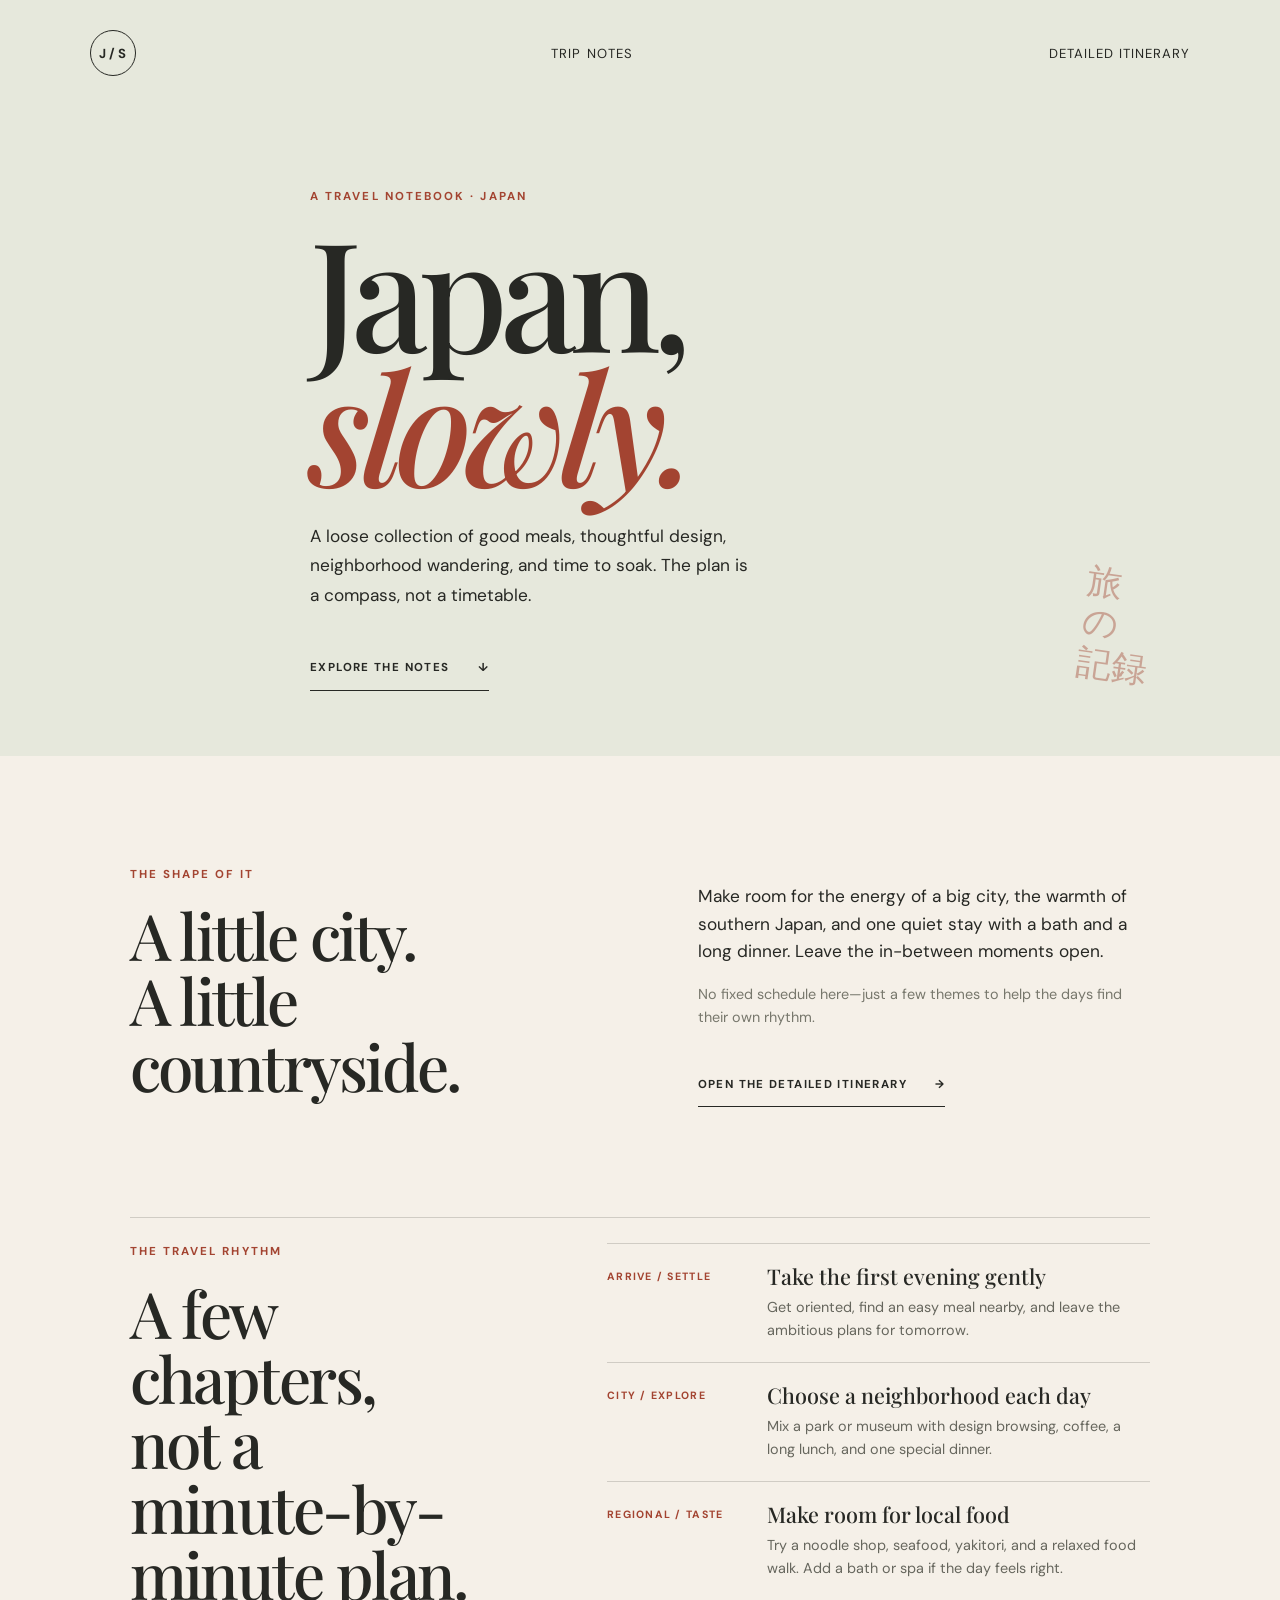
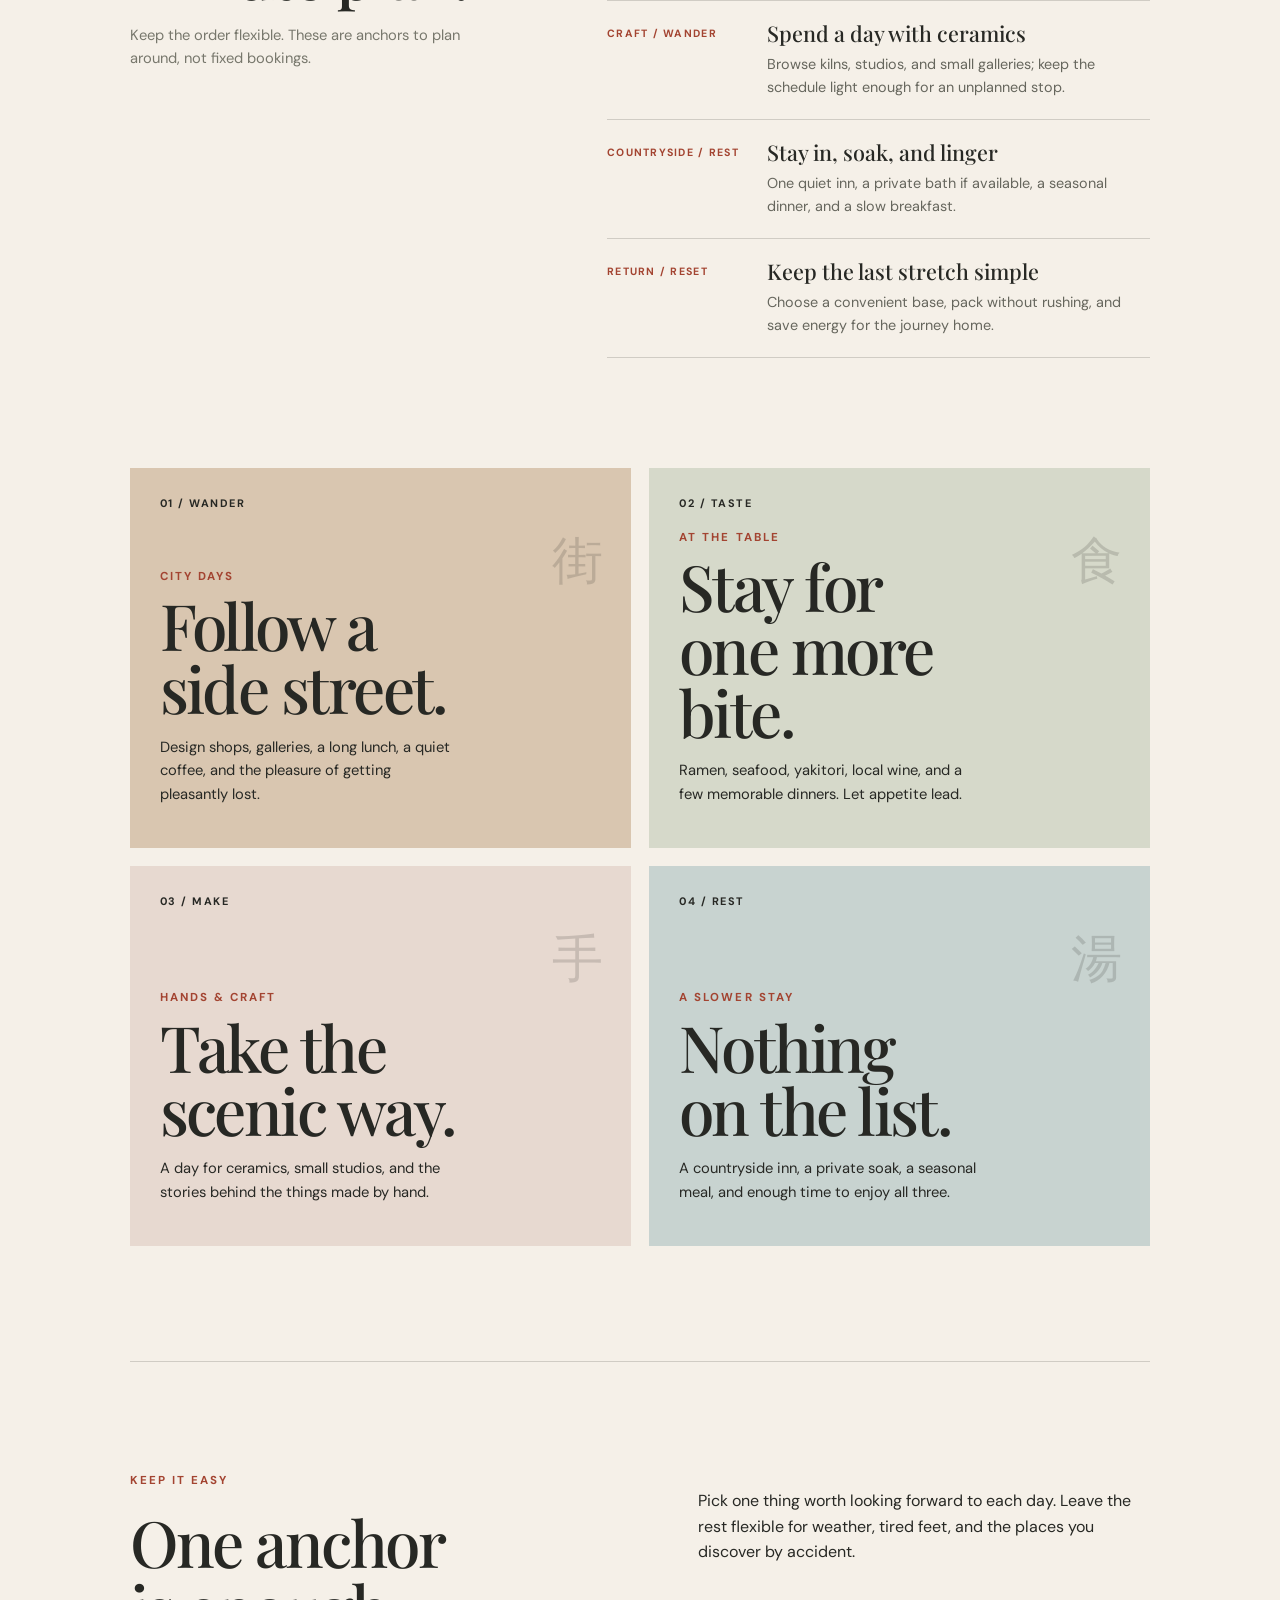
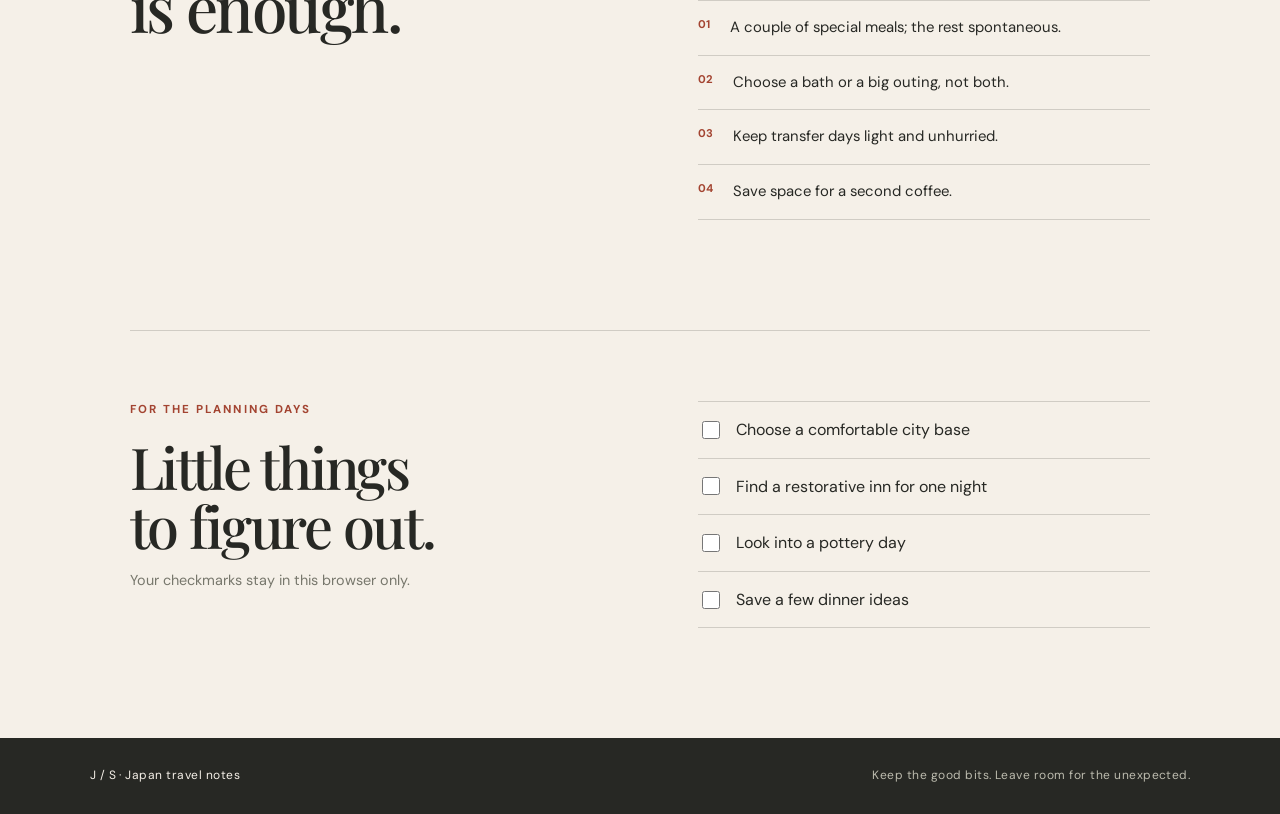
<file: index.html>
<!doctype html>
<html lang="en">
<head>
  <meta charset="utf-8">
  <meta name="viewport" content="width=device-width, initial-scale=1">
  <meta name="description" content="A flexible Japan travel-planning notebook for food, design, culture, and a restorative onsen stay.">
  <meta name="theme-color" content="#f5f0e8">
  <title>Japan, Slowly — Travel Notes</title>
  <link rel="stylesheet" href="style.css">
  <script src="app.js" defer></script>
</head>
<body>
  <header class="hero">
    <nav aria-label="Main navigation"><a class="wordmark" href="#top">J / S</a><a href="#notes">Trip notes</a><a href="itinerary.html">Detailed itinerary</a></nav>
    <div class="hero-copy" id="top">
      <p class="eyebrow">A travel notebook · Japan</p>
      <h1>Japan,<br><em>slowly.</em></h1>
      <p class="intro">A loose collection of good meals, thoughtful design, neighborhood wandering, and time to soak. The plan is a compass, not a timetable.</p>
      <a class="button" href="#notes">Explore the notes <span aria-hidden="true">↓</span></a>
    </div>
    <div class="hero-stamp" aria-hidden="true">旅<br>の<br>記録</div>
  </header>
  <main>
    <section class="section route" aria-labelledby="route-heading">
      <div class="section-head"><p class="eyebrow">The shape of it</p><h2 id="route-heading">A little city.<br>A little countryside.</h2></div>
      <div class="route-copy"><p>Make room for the energy of a big city, the warmth of southern Japan, and one quiet stay with a bath and a long dinner. Leave the in-between moments open.</p><p class="muted">No fixed schedule here—just a few themes to help the days find their own rhythm.</p><a class="button" href="itinerary.html">Open the detailed itinerary <span aria-hidden="true">→</span></a></div>
    </section>
    <section class="itinerary" aria-labelledby="itinerary-heading">
      <div class="itinerary-heading"><p class="eyebrow">The travel rhythm</p><h2 id="itinerary-heading">A few chapters,<br>not a minute-by-minute plan.</h2><p>Keep the order flexible. These are anchors to plan around, not fixed bookings.</p></div>
      <ol class="itinerary-list">
        <li><span class="chapter">ARRIVE / SETTLE</span><div><h3>Take the first evening gently</h3><p>Get oriented, find an easy meal nearby, and leave the ambitious plans for tomorrow.</p></div></li>
        <li><span class="chapter">CITY / EXPLORE</span><div><h3>Choose a neighborhood each day</h3><p>Mix a park or museum with design browsing, coffee, a long lunch, and one special dinner.</p></div></li>
        <li><span class="chapter">REGIONAL / TASTE</span><div><h3>Make room for local food</h3><p>Try a noodle shop, seafood, yakitori, and a relaxed food walk. Add a bath or spa if the day feels right.</p></div></li>
        <li><span class="chapter">CRAFT / WANDER</span><div><h3>Spend a day with ceramics</h3><p>Browse kilns, studios, and small galleries; keep the schedule light enough for an unplanned stop.</p></div></li>
        <li><span class="chapter">COUNTRYSIDE / REST</span><div><h3>Stay in, soak, and linger</h3><p>One quiet inn, a private bath if available, a seasonal dinner, and a slow breakfast.</p></div></li>
        <li><span class="chapter">RETURN / RESET</span><div><h3>Keep the last stretch simple</h3><p>Choose a convenient base, pack without rushing, and save energy for the journey home.</p></div></li>
      </ol>
    </section>
    <section class="cards" id="notes" aria-label="Travel themes">
      <article class="card card-city"><span class="card-index">01 / WANDER</span><div><p class="eyebrow">City days</p><h3>Follow a<br>side street.</h3><p>Design shops, galleries, a long lunch, a quiet coffee, and the pleasure of getting pleasantly lost.</p></div><span class="card-mark" aria-hidden="true">街</span></article>
      <article class="card card-table"><span class="card-index">02 / TASTE</span><div><p class="eyebrow">At the table</p><h3>Stay for<br>one more bite.</h3><p>Ramen, seafood, yakitori, local wine, and a few memorable dinners. Let appetite lead.</p></div><span class="card-mark" aria-hidden="true">食</span></article>
      <article class="card card-craft"><span class="card-index">03 / MAKE</span><div><p class="eyebrow">Hands &amp; craft</p><h3>Take the<br>scenic way.</h3><p>A day for ceramics, small studios, and the stories behind the things made by hand.</p></div><span class="card-mark" aria-hidden="true">手</span></article>
      <article class="card card-rest"><span class="card-index">04 / REST</span><div><p class="eyebrow">A slower stay</p><h3>Nothing<br>on the list.</h3><p>A countryside inn, a private soak, a seasonal meal, and enough time to enjoy all three.</p></div><span class="card-mark" aria-hidden="true">湯</span></article>
    </section>
    <section class="section notes-section">
      <div><p class="eyebrow">Keep it easy</p><h2>One anchor<br>is enough.</h2></div>
      <div class="notes-content"><p>Pick one thing worth looking forward to each day. Leave the rest flexible for weather, tired feet, and the places you discover by accident.</p><ul class="principles"><li><span>01</span> A couple of special meals; the rest spontaneous.</li><li><span>02</span> Choose a bath or a big outing, not both.</li><li><span>03</span> Keep transfer days light and unhurried.</li><li><span>04</span> Save space for a second coffee.</li></ul></div>
    </section>
    <section class="checklist" aria-labelledby="check-heading">
      <div><p class="eyebrow">For the planning days</p><h2 id="check-heading">Little things<br>to figure out.</h2><p class="muted">Your checkmarks stay in this browser only.</p></div>
      <ul class="tasks">
        <li><label><input type="checkbox" data-task="stay"><span>Choose a comfortable city base</span></label></li>
        <li><label><input type="checkbox" data-task="inn"><span>Find a restorative inn for one night</span></label></li>
        <li><label><input type="checkbox" data-task="craft"><span>Look into a pottery day</span></label></li>
        <li><label><input type="checkbox" data-task="food"><span>Save a few dinner ideas</span></label></li>
      </ul>
    </section>
  </main>
  <footer><span>J / S · Japan travel notes</span><span>Keep the good bits. Leave room for the unexpected.</span></footer>
</body>
</html>
</file>
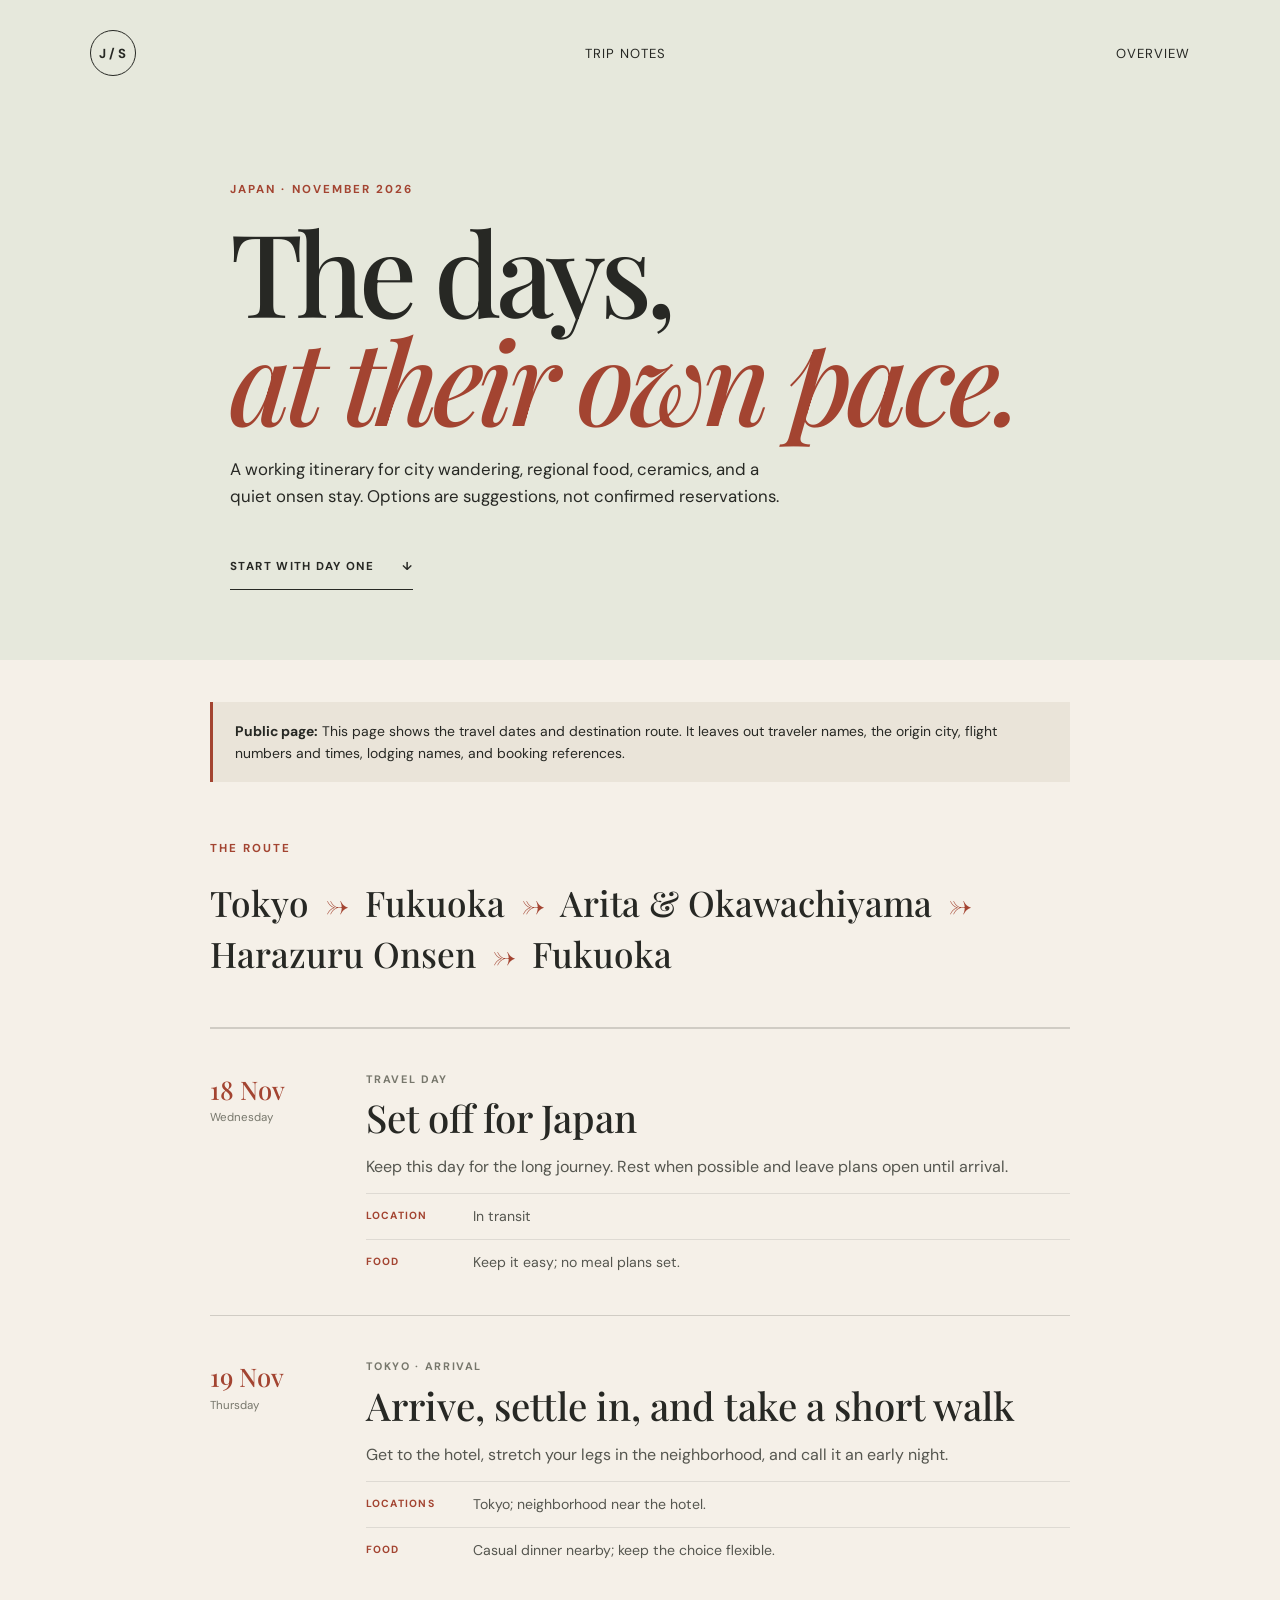
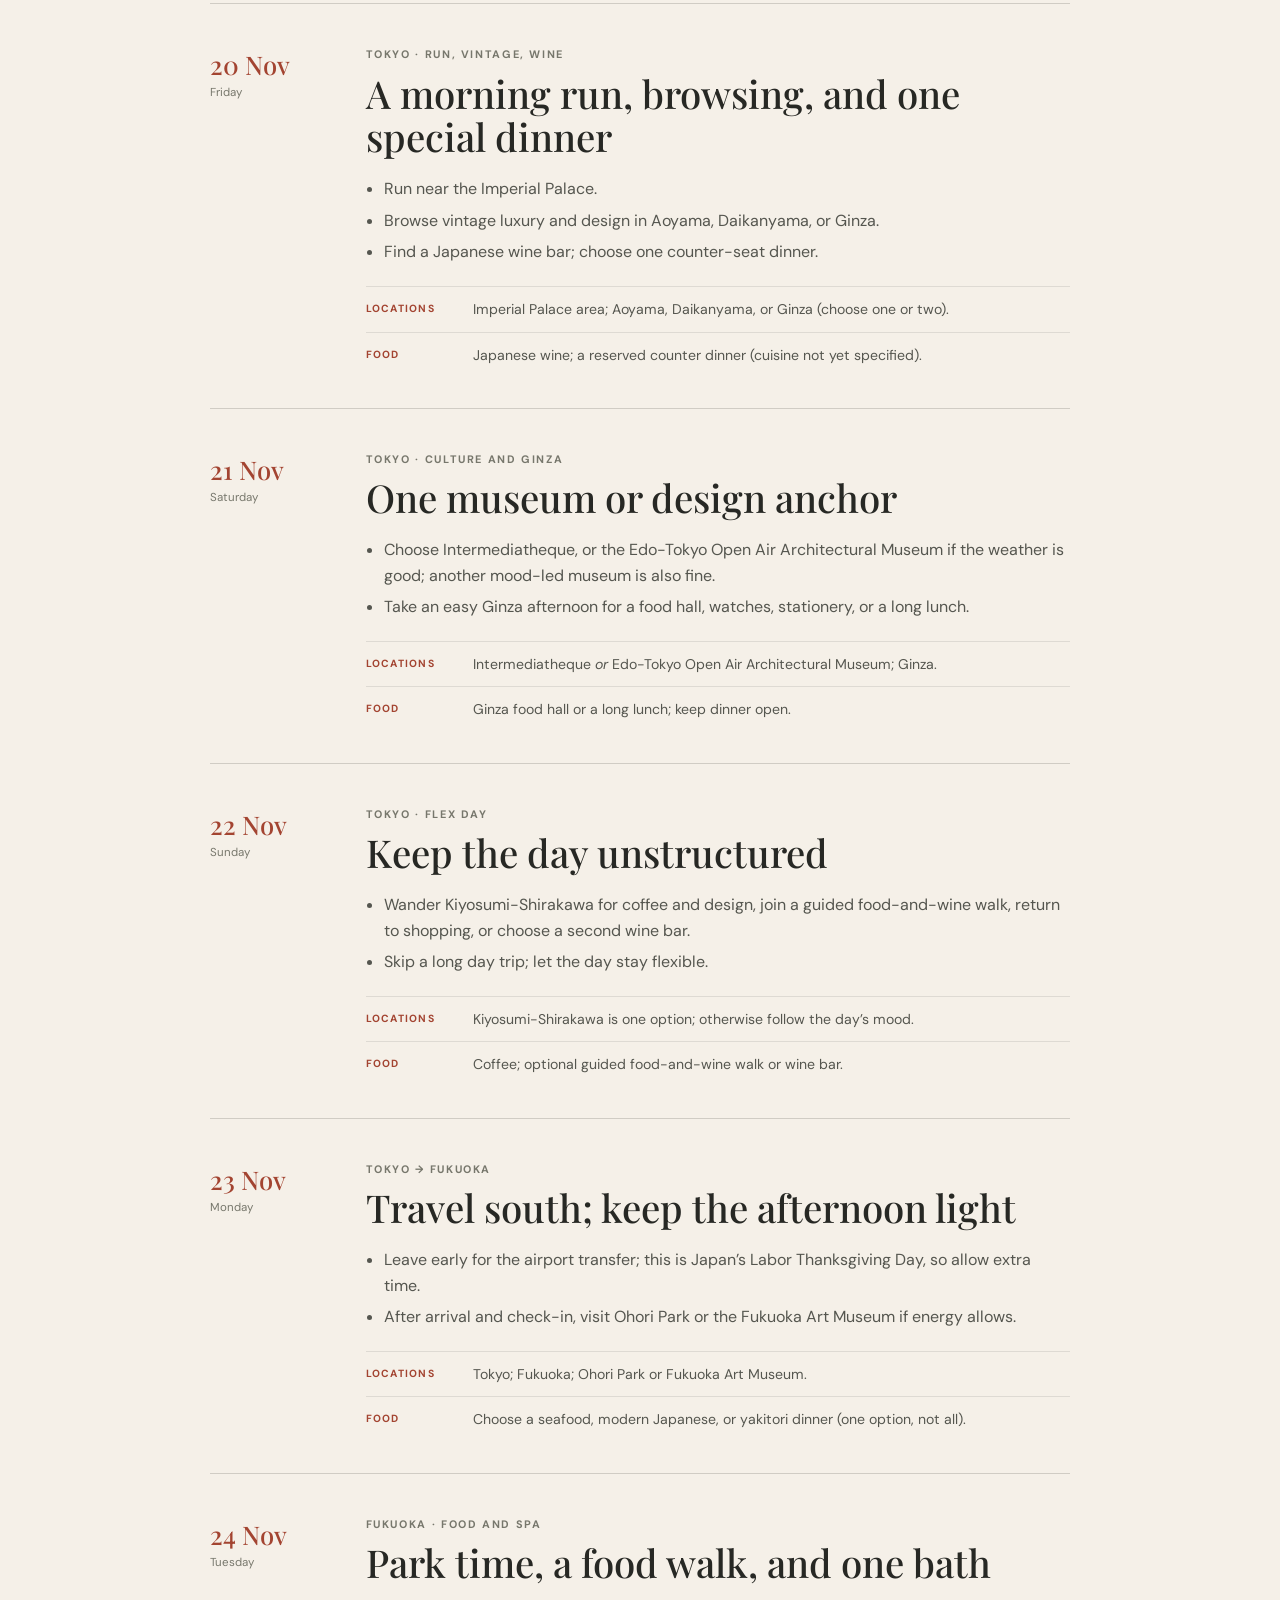
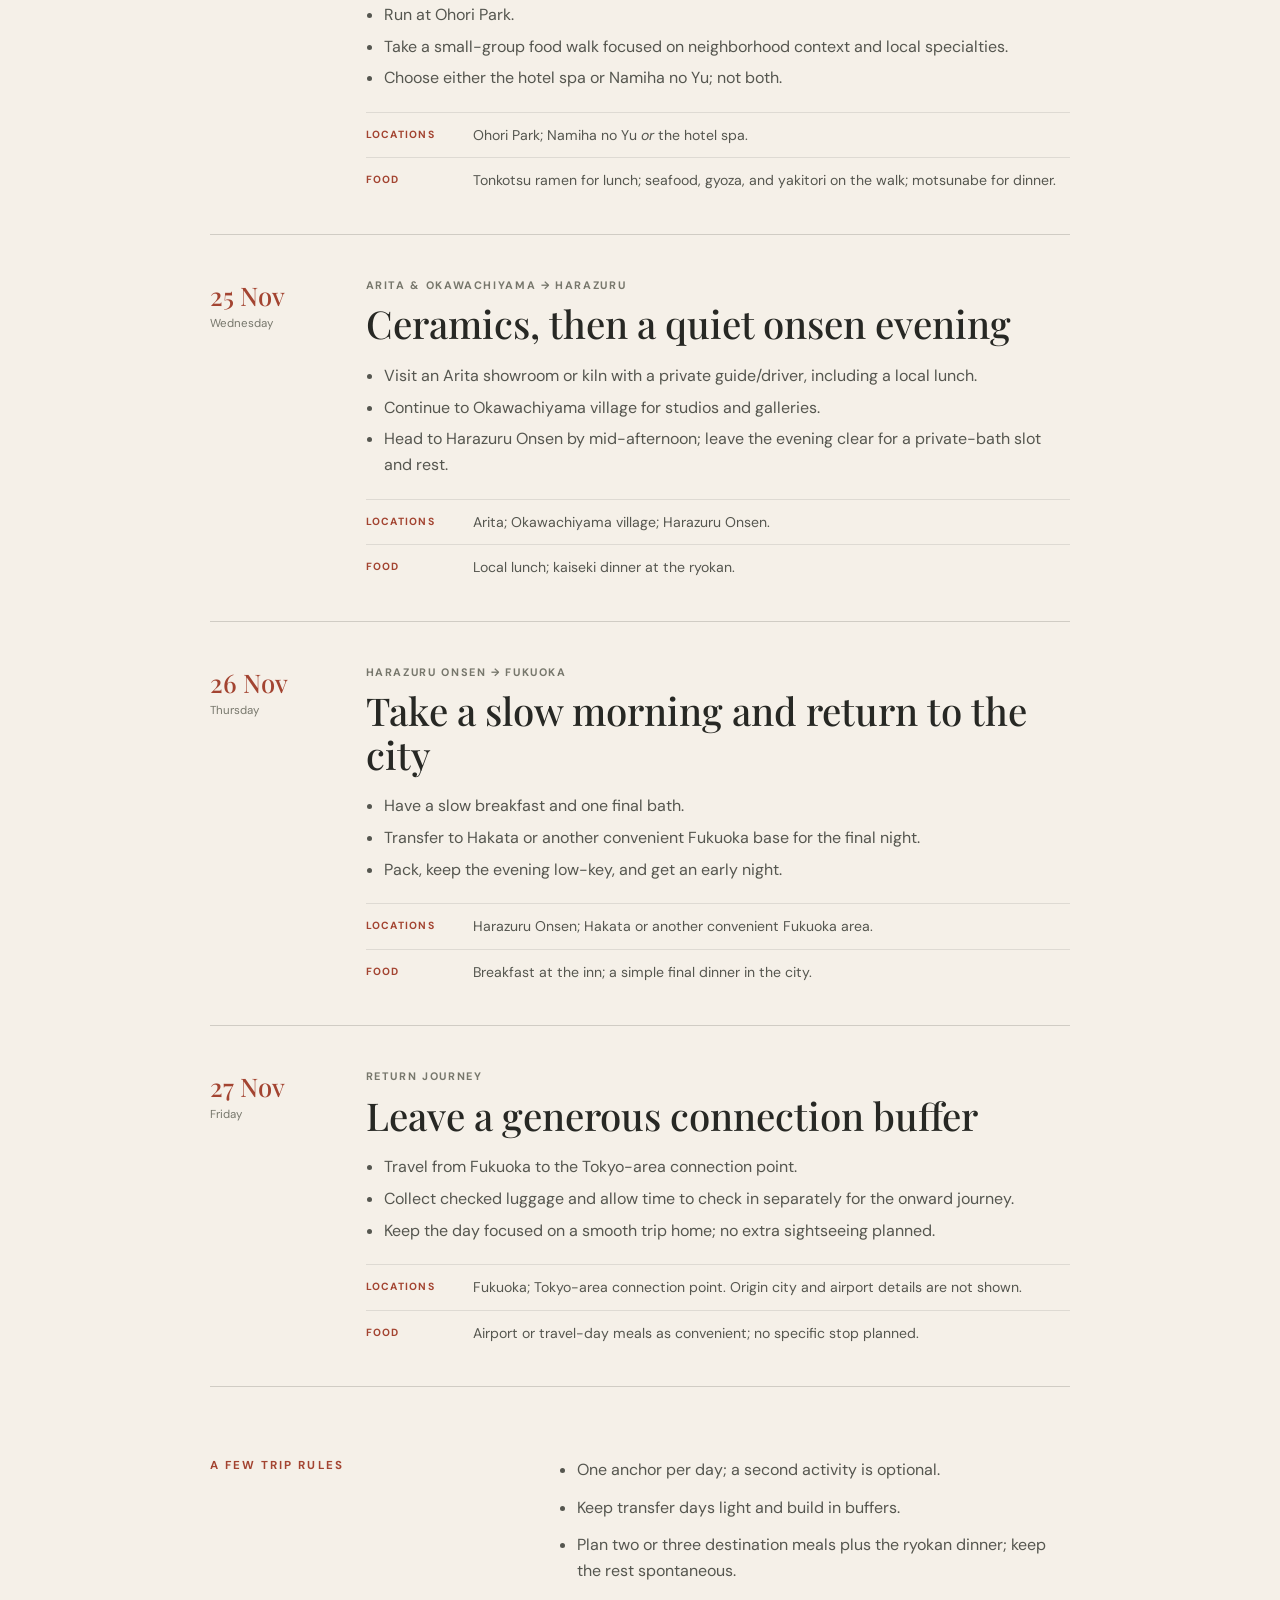
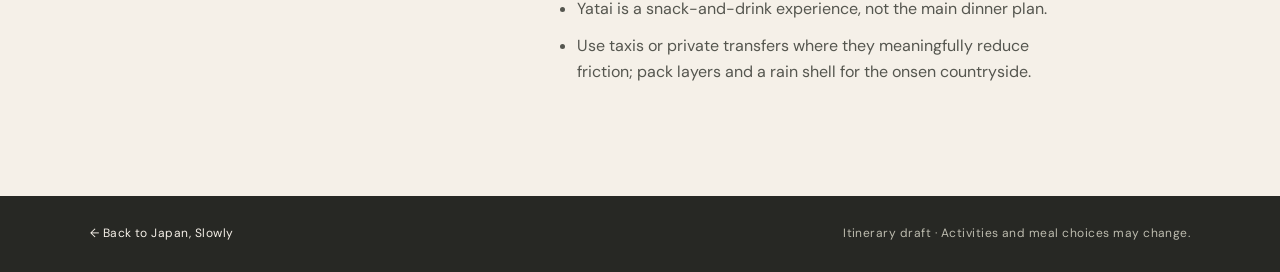
<file: itinerary.html>
<!doctype html>
<html lang="en">
<head>
  <meta charset="utf-8">
  <meta name="viewport" content="width=device-width, initial-scale=1">
  <meta name="description" content="Day-by-day Japan travel itinerary with city walks, local food, ceramics, and an onsen stay.">
  <meta name="theme-color" content="#f5f0e8">
  <title>Day-by-Day Itinerary — Japan, Slowly</title>
  <link rel="stylesheet" href="style.css">
</head>
<body>
  <header class="itinerary-hero">
    <nav aria-label="Main navigation"><a class="wordmark" href="index.html#top">J / S</a><a href="index.html#notes">Trip notes</a><a href="index.html">Overview</a></nav>
    <div class="itinerary-hero-copy">
      <p class="eyebrow">Japan · November 2026</p>
      <h1>The days,<br><em>at their own pace.</em></h1>
      <p>A working itinerary for city wandering, regional food, ceramics, and a quiet onsen stay. Options are suggestions, not confirmed reservations.</p>
      <a class="button" href="#day-one">Start with day one <span aria-hidden="true">↓</span></a>
    </div>
  </header>
  <main class="itinerary-main">
    <aside class="public-note"><strong>Public page:</strong> This page shows the travel dates and destination route. It leaves out traveler names, the origin city, flight numbers and times, lodging names, and booking references.</aside>
    <section class="route-strip" aria-label="Trip route">
      <p class="eyebrow">The route</p>
      <p>Tokyo <span aria-hidden="true">→</span> Fukuoka <span aria-hidden="true">→</span> Arita &amp; Okawachiyama <span aria-hidden="true">→</span> Harazuru Onsen <span aria-hidden="true">→</span> Fukuoka</p>
    </section>
    <section class="daily-itinerary" aria-label="Daily itinerary">
      <article class="itinerary-day" id="day-one">
        <div class="date-block"><time datetime="2026-11-18">18 Nov</time><span>Wednesday</span></div>
        <div class="day-content"><p class="day-kicker">Travel day</p><h2>Set off for Japan</h2><p>Keep this day for the long journey. Rest when possible and leave plans open until arrival.</p><div class="day-meta"><span>Location</span><p>In transit</p></div><div class="day-meta"><span>Food</span><p>Keep it easy; no meal plans set.</p></div></div>
      </article>
      <article class="itinerary-day">
        <div class="date-block"><time datetime="2026-11-19">19 Nov</time><span>Thursday</span></div>
        <div class="day-content"><p class="day-kicker">Tokyo · arrival</p><h2>Arrive, settle in, and take a short walk</h2><p>Get to the hotel, stretch your legs in the neighborhood, and call it an early night.</p><div class="day-meta"><span>Locations</span><p>Tokyo; neighborhood near the hotel.</p></div><div class="day-meta"><span>Food</span><p>Casual dinner nearby; keep the choice flexible.</p></div></div>
      </article>
      <article class="itinerary-day">
        <div class="date-block"><time datetime="2026-11-20">20 Nov</time><span>Friday</span></div>
        <div class="day-content"><p class="day-kicker">Tokyo · run, vintage, wine</p><h2>A morning run, browsing, and one special dinner</h2><ul><li>Run near the Imperial Palace.</li><li>Browse vintage luxury and design in Aoyama, Daikanyama, or Ginza.</li><li>Find a Japanese wine bar; choose one counter-seat dinner.</li></ul><div class="day-meta"><span>Locations</span><p>Imperial Palace area; Aoyama, Daikanyama, or Ginza (choose one or two).</p></div><div class="day-meta"><span>Food</span><p>Japanese wine; a reserved counter dinner (cuisine not yet specified).</p></div></div>
      </article>
      <article class="itinerary-day">
        <div class="date-block"><time datetime="2026-11-21">21 Nov</time><span>Saturday</span></div>
        <div class="day-content"><p class="day-kicker">Tokyo · culture and Ginza</p><h2>One museum or design anchor</h2><ul><li>Choose Intermediatheque, or the Edo-Tokyo Open Air Architectural Museum if the weather is good; another mood-led museum is also fine.</li><li>Take an easy Ginza afternoon for a food hall, watches, stationery, or a long lunch.</li></ul><div class="day-meta"><span>Locations</span><p>Intermediatheque <em>or</em> Edo-Tokyo Open Air Architectural Museum; Ginza.</p></div><div class="day-meta"><span>Food</span><p>Ginza food hall or a long lunch; keep dinner open.</p></div></div>
      </article>
      <article class="itinerary-day">
        <div class="date-block"><time datetime="2026-11-22">22 Nov</time><span>Sunday</span></div>
        <div class="day-content"><p class="day-kicker">Tokyo · flex day</p><h2>Keep the day unstructured</h2><ul><li>Wander Kiyosumi-Shirakawa for coffee and design, join a guided food-and-wine walk, return to shopping, or choose a second wine bar.</li><li>Skip a long day trip; let the day stay flexible.</li></ul><div class="day-meta"><span>Locations</span><p>Kiyosumi-Shirakawa is one option; otherwise follow the day’s mood.</p></div><div class="day-meta"><span>Food</span><p>Coffee; optional guided food-and-wine walk or wine bar.</p></div></div>
      </article>
      <article class="itinerary-day">
        <div class="date-block"><time datetime="2026-11-23">23 Nov</time><span>Monday</span></div>
        <div class="day-content"><p class="day-kicker">Tokyo → Fukuoka</p><h2>Travel south; keep the afternoon light</h2><ul><li>Leave early for the airport transfer; this is Japan’s Labor Thanksgiving Day, so allow extra time.</li><li>After arrival and check-in, visit Ohori Park or the Fukuoka Art Museum if energy allows.</li></ul><div class="day-meta"><span>Locations</span><p>Tokyo; Fukuoka; Ohori Park or Fukuoka Art Museum.</p></div><div class="day-meta"><span>Food</span><p>Choose a seafood, modern Japanese, or yakitori dinner (one option, not all).</p></div></div>
      </article>
      <article class="itinerary-day">
        <div class="date-block"><time datetime="2026-11-24">24 Nov</time><span>Tuesday</span></div>
        <div class="day-content"><p class="day-kicker">Fukuoka · food and spa</p><h2>Park time, a food walk, and one bath</h2><ul><li>Run at Ohori Park.</li><li>Take a small-group food walk focused on neighborhood context and local specialties.</li><li>Choose either the hotel spa or Namiha no Yu; not both.</li></ul><div class="day-meta"><span>Locations</span><p>Ohori Park; Namiha no Yu <em>or</em> the hotel spa.</p></div><div class="day-meta"><span>Food</span><p>Tonkotsu ramen for lunch; seafood, gyoza, and yakitori on the walk; motsunabe for dinner.</p></div></div>
      </article>
      <article class="itinerary-day">
        <div class="date-block"><time datetime="2026-11-25">25 Nov</time><span>Wednesday</span></div>
        <div class="day-content"><p class="day-kicker">Arita &amp; Okawachiyama → Harazuru</p><h2>Ceramics, then a quiet onsen evening</h2><ul><li>Visit an Arita showroom or kiln with a private guide/driver, including a local lunch.</li><li>Continue to Okawachiyama village for studios and galleries.</li><li>Head to Harazuru Onsen by mid-afternoon; leave the evening clear for a private-bath slot and rest.</li></ul><div class="day-meta"><span>Locations</span><p>Arita; Okawachiyama village; Harazuru Onsen.</p></div><div class="day-meta"><span>Food</span><p>Local lunch; kaiseki dinner at the ryokan.</p></div></div>
      </article>
      <article class="itinerary-day">
        <div class="date-block"><time datetime="2026-11-26">26 Nov</time><span>Thursday</span></div>
        <div class="day-content"><p class="day-kicker">Harazuru Onsen → Fukuoka</p><h2>Take a slow morning and return to the city</h2><ul><li>Have a slow breakfast and one final bath.</li><li>Transfer to Hakata or another convenient Fukuoka base for the final night.</li><li>Pack, keep the evening low-key, and get an early night.</li></ul><div class="day-meta"><span>Locations</span><p>Harazuru Onsen; Hakata or another convenient Fukuoka area.</p></div><div class="day-meta"><span>Food</span><p>Breakfast at the inn; a simple final dinner in the city.</p></div></div>
      </article>
      <article class="itinerary-day">
        <div class="date-block"><time datetime="2026-11-27">27 Nov</time><span>Friday</span></div>
        <div class="day-content"><p class="day-kicker">Return journey</p><h2>Leave a generous connection buffer</h2><ul><li>Travel from Fukuoka to the Tokyo-area connection point.</li><li>Collect checked luggage and allow time to check in separately for the onward journey.</li><li>Keep the day focused on a smooth trip home; no extra sightseeing planned.</li></ul><div class="day-meta"><span>Locations</span><p>Fukuoka; Tokyo-area connection point. Origin city and airport details are not shown.</p></div><div class="day-meta"><span>Food</span><p>Airport or travel-day meals as convenient; no specific stop planned.</p></div></div>
      </article>
    </section>
    <section class="itinerary-principles"><p class="eyebrow">A few trip rules</p><ul><li>One anchor per day; a second activity is optional.</li><li>Keep transfer days light and build in buffers.</li><li>Plan two or three destination meals plus the ryokan dinner; keep the rest spontaneous.</li><li>Yatai is a snack-and-drink experience, not the main dinner plan.</li><li>Use taxis or private transfers where they meaningfully reduce friction; pack layers and a rain shell for the onsen countryside.</li></ul></section>
  </main>
  <footer><a href="index.html">← Back to Japan, Slowly</a><span>Itinerary draft · Activities and meal choices may change.</span></footer>
</body>
</html>
</file>
<file: style.css>
@import url('https://fonts.googleapis.com/css2?family=DM+Sans:wght@400;500;600;700&family=Playfair+Display:ital,wght@0,500;0,600;1,500;1,600&display=swap');
:root{--ink:#272824;--paper:#f5f0e8;--red:#a34431;--olive:#74765b;--line:rgba(39,40,36,.18)}*{box-sizing:border-box}html{scroll-behavior:smooth}body{margin:0;background:var(--paper);color:var(--ink);font-family:'DM Sans',sans-serif;font-size:16px;line-height:1.6}a{color:inherit}.hero{min-height:690px;padding:30px 7vw 65px;background:#e6e8dc;position:relative;overflow:hidden}nav{display:flex;justify-content:space-between;align-items:center;font-size:.82rem;letter-spacing:.08em;text-transform:uppercase}nav a{text-decoration:none}.wordmark{font-weight:700;border:1px solid var(--ink);border-radius:50%;width:46px;height:46px;display:grid;place-items:center;letter-spacing:0}.hero-copy{max-width:660px;margin:112px auto 0}.eyebrow{font-size:.72rem;font-weight:700;letter-spacing:.18em;text-transform:uppercase;color:var(--red);margin:0 0 18px}.hero h1{font:500 clamp(4.8rem,12vw,9.5rem)/.88 'Playfair Display',serif;letter-spacing:-.055em;margin:0 0 30px}.hero h1 em{color:var(--red);font-weight:500}.intro{max-width:440px;font-size:1.08rem;line-height:1.7}.button{display:inline-flex;gap:28px;align-items:center;padding:12px 0;border-bottom:1px solid var(--ink);text-decoration:none;text-transform:uppercase;font-size:.72rem;font-weight:700;letter-spacing:.12em;margin-top:20px}.hero-stamp{position:absolute;right:10%;bottom:9%;font-family:serif;font-size:2.2rem;line-height:1.15;color:rgba(163,68,49,.42);transform:rotate(8deg)}main{max-width:1200px;margin:auto;padding:0 7vw}.section{display:grid;grid-template-columns:1fr 1fr;gap:9vw;padding:110px 0}.section h2,.checklist h2{font:500 clamp(2.5rem,5vw,4.5rem)/1.02 'Playfair Display',serif;letter-spacing:-.04em;margin:0}.route-copy{max-width:440px;align-self:end;font-size:1.08rem}.muted{color:#77776c;font-size:.9rem}.itinerary{display:grid;grid-template-columns:.8fr 1.2fr;gap:9vw;padding:25px 0 110px;border-top:1px solid var(--line)}.itinerary-heading{max-width:370px}.itinerary-heading h2{font:500 clamp(2.5rem,5vw,4rem)/1.02 'Playfair Display',serif;letter-spacing:-.04em;margin:0 0 18px}.itinerary-heading>p:last-child{color:#77776c;font-size:.92rem}.itinerary-list{list-style:none;padding:0;margin:0;border-top:1px solid var(--line)}.itinerary-list li{display:grid;grid-template-columns:140px 1fr;gap:20px;padding:20px 0;border-bottom:1px solid var(--line)}.chapter{font-size:.66rem;font-weight:700;letter-spacing:.12em;color:var(--red);padding-top:5px}.itinerary-list h3{font:500 1.35rem/1.2 'Playfair Display',serif;margin:0 0 6px}.itinerary-list p{margin:0;color:#66665d;font-size:.9rem;max-width:440px}.daily-plan{display:grid;grid-template-columns:.75fr 1.25fr;gap:9vw;padding:70px 0 110px;border-top:1px solid var(--line)}.daily-intro{position:sticky;top:32px;align-self:start}.daily-intro h2{font:500 clamp(2.5rem,5vw,4rem)/1.02 'Playfair Display',serif;letter-spacing:-.04em;margin:0 0 18px}.daily-intro>p:last-child{color:#77776c;font-size:.92rem;max-width:340px}.days{border-top:1px solid var(--line)}.day{display:grid;grid-template-columns:112px 1fr;gap:22px;padding:24px 0;border-bottom:1px solid var(--line)}.day time{font-size:.76rem;font-weight:700;letter-spacing:.06em;color:var(--red);padding-top:5px;white-space:nowrap}.day-label{font-size:.67rem;font-weight:700;letter-spacing:.12em;text-transform:uppercase;color:#77776c;margin:0 0 6px}.day h3{font:500 1.55rem/1.15 'Playfair Display',serif;margin:0 0 8px}.day div>p:last-child{margin:0;font-size:.91rem;color:#55564f;max-width:500px}.cards{display:grid;grid-template-columns:repeat(2,1fr);gap:18px;padding-bottom:115px}.card{min-height:380px;position:relative;display:flex;flex-direction:column;justify-content:space-between;padding:27px 30px;overflow:hidden}.card-city{background:#d9c6b0}.card-table{background:#d6d9ca}.card-craft{background:#e7d9d0}.card-rest{background:#c8d3d0}.card-index{font-size:.68rem;font-weight:700;letter-spacing:.14em}.card .eyebrow{margin-bottom:8px}.card h3{font:500 clamp(2.5rem,5vw,4.1rem)/.98 'Playfair Display',serif;letter-spacing:-.04em;margin:0 0 16px}.card div{max-width:310px;z-index:1}.card div p:last-child{font-size:.92rem;max-width:300px}.card-mark{position:absolute;right:28px;top:52px;font-size:3.2rem;color:rgba(39,40,36,.17)}.notes-section{border-top:1px solid var(--line)}.notes-content{max-width:500px}.principles{list-style:none;padding:0;margin:35px 0 0;border-top:1px solid var(--line)}.principles li{padding:15px 0;border-bottom:1px solid var(--line);display:flex;gap:20px;font-size:.93rem}.principles span{color:var(--red);font-size:.7rem;font-weight:700}.checklist{display:grid;grid-template-columns:1fr 1fr;gap:9vw;padding:70px 0 110px;border-top:1px solid var(--line)}.checklist h2{font-size:clamp(2.5rem,5vw,3.6rem)}.tasks{list-style:none;padding:0;margin:0;border-top:1px solid var(--line)}.tasks li{border-bottom:1px solid var(--line);padding:15px 0}.tasks label{display:flex;gap:13px;align-items:center;cursor:pointer}.tasks input{accent-color:var(--red);width:18px;height:18px}.tasks input:checked+span{text-decoration:line-through;color:#858478}footer{background:#272824;color:#f5f0e8;padding:28px 7vw;display:flex;justify-content:space-between;gap:20px;font-size:.75rem;letter-spacing:.04em}footer span:last-child{color:#bcbbae}.itinerary-hero{min-height:520px;padding:30px 7vw 70px;background:#e6e8dc;position:relative}.itinerary-hero-copy{max-width:820px;margin:105px auto 0}.itinerary-hero h1{font:500 clamp(3.8rem,9vw,7.2rem)/.93 'Playfair Display',serif;letter-spacing:-.05em;margin:0 0 24px}.itinerary-hero h1 em{color:var(--red);font-weight:500}.itinerary-hero-copy>p:not(.eyebrow){max-width:560px;font-size:1.05rem}.itinerary-main{max-width:1040px;margin:auto;padding:0 7vw}.public-note{margin:42px 0 0;padding:18px 22px;background:#eae4d9;border-left:3px solid var(--red);font-size:.87rem}.route-strip{padding:58px 0 48px;border-bottom:1px solid var(--line)}.route-strip>p:last-child{font:500 clamp(1.45rem,3vw,2.2rem)/1.45 'Playfair Display',serif;margin:0}.route-strip span{color:var(--red);padding:0 7px}.daily-itinerary{border-top:1px solid var(--line)}.itinerary-day{display:grid;grid-template-columns:120px 1fr;gap:36px;padding:42px 0;border-bottom:1px solid var(--line);scroll-margin-top:24px}.date-block{display:flex;flex-direction:column;align-items:flex-start;padding-top:4px}.date-block time{font:500 1.6rem/1.1 'Playfair Display',serif;color:var(--red)}.date-block span{font-size:.72rem;color:#77776c;margin-top:6px}.day-content{max-width:720px}.day-kicker{font-size:.68rem;font-weight:700;letter-spacing:.15em;text-transform:uppercase;color:#77776c;margin:0 0 8px}.day-content h2{font:500 clamp(1.75rem,3vw,2.5rem)/1.14 'Playfair Display',serif;margin:0 0 14px}.day-content>p:not(.day-kicker){margin:0 0 14px;color:#55564f}.day-content ul{padding-left:1.15rem;margin:8px 0 18px}.day-content li{padding:3px 0;color:#55564f}.day-meta{display:grid;grid-template-columns:92px 1fr;gap:15px;padding-top:11px;margin-top:11px;border-top:1px solid rgba(39,40,36,.11);font-size:.88rem}.day-meta span{font-size:.65rem;font-weight:700;letter-spacing:.12em;text-transform:uppercase;color:var(--red);padding-top:3px}.day-meta p{margin:0;color:#55564f}.itinerary-principles{display:grid;grid-template-columns:.65fr 1.35fr;gap:8vw;padding:70px 0 100px}.itinerary-principles ul{margin:0;padding-left:1.15rem}.itinerary-principles li{padding:0 0 12px;color:#55564f}.itinerary-main+footer a{text-decoration:none}.itinerary-main~footer{background:#272824;color:#f5f0e8;padding:28px 7vw;display:flex;justify-content:space-between;gap:20px;font-size:.75rem;letter-spacing:.04em}.itinerary-main~footer a{color:inherit}.itinerary-main~footer span{color:#bcbbae}@media(max-width:700px){.itinerary-hero{min-height:480px;padding:24px 7vw 55px}.itinerary-hero-copy{margin-top:85px}.itinerary-main{padding:0 7vw}.itinerary-day{grid-template-columns:1fr;gap:12px;padding:30px 0}.date-block{flex-direction:row;align-items:baseline;gap:10px}.date-block span{margin:0}.itinerary-principles{grid-template-columns:1fr;gap:24px;padding:55px 0 75px}.route-strip{padding:42px 0 35px}.itinerary-main~footer{flex-direction:column}}@media(max-width:460px){.itinerary-hero h1{font-size:3.7rem}.day-meta{grid-template-columns:75px 1fr}.route-strip>p:last-child{font-size:1.45rem}}@media(max-width:700px){.hero{min-height:630px;padding:24px 7vw 50px}.hero-copy{margin-top:100px}.hero-stamp{right:8%;bottom:5%}.section,.checklist{grid-template-columns:1fr;gap:35px;padding:75px 0}.itinerary{grid-template-columns:1fr;gap:32px;padding:75px 0}.itinerary-list li{grid-template-columns:120px 1fr}.daily-plan{grid-template-columns:1fr;gap:32px;padding:75px 0}.daily-intro{position:static}.daily-plan .day{grid-template-columns:112px 1fr}.route-copy{align-self:start}.cards{gap:12px;padding-bottom:75px}.card{min-height:320px;padding:20px}.card div p:last-child{font-size:.85rem}.card-mark{right:18px;top:40px}footer{flex-direction:column}.notes-section{padding:75px 0}}@media(max-width:460px){.day{grid-template-columns:1fr;gap:5px}.cards{grid-template-columns:1fr}.card{min-height:300px}.hero h1{font-size:5rem}}
</file>
